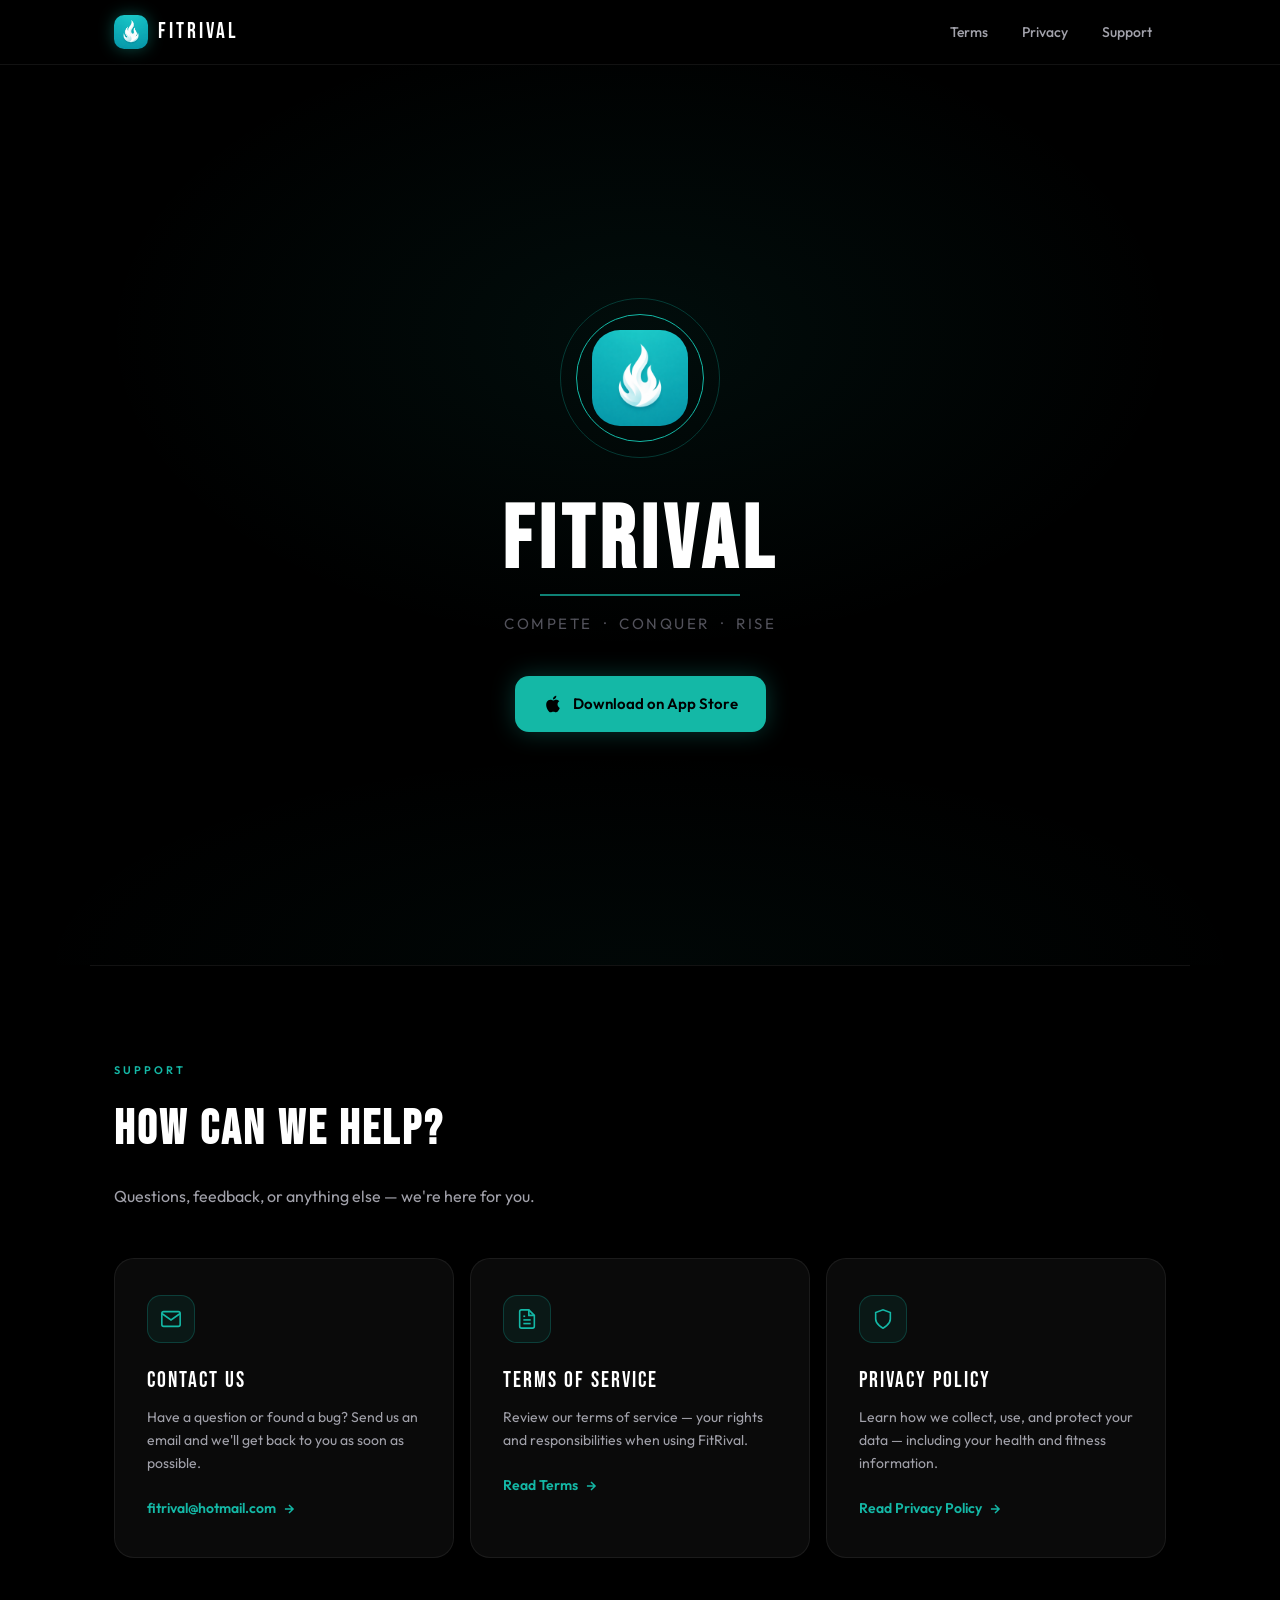
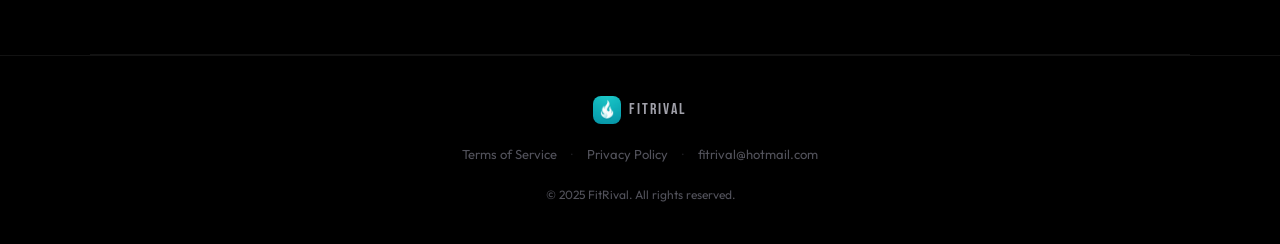
<file: index.html>
<!DOCTYPE html>
<html lang="en">
<head>
  <meta charset="UTF-8">
  <meta name="viewport" content="width=device-width, initial-scale=1.0">
  <meta name="description" content="FitRival — Compete with friends, build streaks, and conquer fitness challenges together.">
  <title>FitRival — Compete. Conquer. Rise.</title>
  <link rel="preconnect" href="https://fonts.googleapis.com">
  <link rel="preconnect" href="https://fonts.gstatic.com" crossorigin>
  <link rel="stylesheet" href="https://fonts.googleapis.com/css2?family=Bebas+Neue&family=Outfit:wght@300;400;500;600;700&display=swap">
  <link rel="stylesheet" href="styles.css">
</head>
<body>

  <!-- Navigation -->
  <nav class="nav">
    <div class="nav-inner">
      <a href="index.html" class="nav-brand">
        <img src="icon.png" alt="FitRival" class="nav-logo-mark">
        <span class="nav-brand-name">FITRIVAL</span>
      </a>
      <div class="nav-links">
        <a href="terms.html" class="nav-link">Terms</a>
        <a href="privacy.html" class="nav-link">Privacy</a>
        <a href="#support" class="nav-link">Support</a>
      </div>
    </div>
  </nav>

  <!-- Hero -->
  <section class="hero">
    <div class="hero-content">
      <!-- Logo with CSS rings -->
      <div class="logo-hero">
        <div class="logo-ring logo-ring-outer"></div>
        <div class="logo-ring logo-ring-inner"></div>
        <img src="icon.png" alt="FitRival" class="logo-mark-hero">
      </div>

      <h1 class="hero-title">FITRIVAL</h1>
      <div class="hero-underline"></div>
      <p class="hero-tagline">Compete &nbsp;·&nbsp; Conquer &nbsp;·&nbsp; Rise</p>

      <a href="https://apps.apple.com/app/id6757563823" class="btn btn-primary">
        <svg class="btn-icon" viewBox="0 0 24 24" fill="currentColor">
          <path d="M18.71 19.5c-.83 1.24-1.71 2.45-3.05 2.47-1.34.03-1.77-.79-3.29-.79-1.53 0-2 .77-3.27.82-1.31.05-2.3-1.32-3.14-2.53C4.25 17 2.94 12.45 4.7 9.39c.87-1.52 2.43-2.48 4.12-2.51 1.28-.02 2.5.87 3.29.87.78 0 2.26-1.07 3.81-.91.65.03 2.47.26 3.64 1.98-.09.06-2.17 1.28-2.15 3.81.03 3.02 2.65 4.03 2.68 4.04-.03.07-.42 1.44-1.38 2.83M13 3.5c.73-.83 1.94-1.46 2.94-1.5.13 1.17-.34 2.35-1.04 3.19-.69.85-1.83 1.51-2.95 1.42-.15-1.15.41-2.35 1.05-3.11z"/>
        </svg>
        Download on App Store
      </a>
    </div>
  </section>

  <div class="divider"></div>

  <!-- Support Section -->
  <div id="support">
    <div class="section">
      <div class="section-label">Support</div>
      <h2 class="section-title">How Can We Help?</h2>
      <p class="section-subtitle">Questions, feedback, or anything else — we're here for you.</p>

      <div class="cards-grid">

        <!-- Contact Card -->
        <div class="card">
          <div class="card-icon">
            <svg viewBox="0 0 24 24" fill="none" stroke="currentColor" stroke-width="1.75">
              <path d="M4 4h16c1.1 0 2 .9 2 2v12c0 1.1-.9 2-2 2H4c-1.1 0-2-.9-2-2V6c0-1.1.9-2 2-2z"/>
              <polyline points="22,6 12,13 2,6"/>
            </svg>
          </div>
          <div class="card-title">Contact Us</div>
          <p class="card-desc">Have a question or found a bug? Send us an email and we'll get back to you as soon as possible.</p>
          <a href="mailto:fitrival@hotmail.com" class="card-link">
            fitrival@hotmail.com
            <svg width="14" height="14" viewBox="0 0 24 24" fill="none" stroke="currentColor" stroke-width="2.5">
              <path d="M5 12h14M12 5l7 7-7 7"/>
            </svg>
          </a>
        </div>

        <!-- Terms Card -->
        <div class="card">
          <div class="card-icon">
            <svg viewBox="0 0 24 24" fill="none" stroke="currentColor" stroke-width="1.75">
              <path d="M14 2H6a2 2 0 0 0-2 2v16a2 2 0 0 0 2 2h12a2 2 0 0 0 2-2V8z"/>
              <polyline points="14 2 14 8 20 8"/>
              <line x1="16" y1="13" x2="8" y2="13"/>
              <line x1="16" y1="17" x2="8" y2="17"/>
              <polyline points="10 9 9 9 8 9"/>
            </svg>
          </div>
          <div class="card-title">Terms of Service</div>
          <p class="card-desc">Review our terms of service — your rights and responsibilities when using FitRival.</p>
          <a href="terms.html" class="card-link">
            Read Terms
            <svg width="14" height="14" viewBox="0 0 24 24" fill="none" stroke="currentColor" stroke-width="2.5">
              <path d="M5 12h14M12 5l7 7-7 7"/>
            </svg>
          </a>
        </div>

        <!-- Privacy Card -->
        <div class="card">
          <div class="card-icon">
            <svg viewBox="0 0 24 24" fill="none" stroke="currentColor" stroke-width="1.75">
              <path d="M12 22s8-4 8-10V5l-8-3-8 3v7c0 6 8 10 8 10z"/>
            </svg>
          </div>
          <div class="card-title">Privacy Policy</div>
          <p class="card-desc">Learn how we collect, use, and protect your data — including your health and fitness information.</p>
          <a href="privacy.html" class="card-link">
            Read Privacy Policy
            <svg width="14" height="14" viewBox="0 0 24 24" fill="none" stroke="currentColor" stroke-width="2.5">
              <path d="M5 12h14M12 5l7 7-7 7"/>
            </svg>
          </a>
        </div>

      </div>
    </div>
  </div>

  <div class="divider"></div>

  <!-- Footer -->
  <footer>
    <div class="footer-inner">
      <div class="footer-brand">
        <img src="icon.png" alt="FitRival" class="footer-logo-mark">
        <span class="footer-name">FITRIVAL</span>
      </div>
      <div class="footer-links">
        <a href="terms.html">Terms of Service</a>
        <span class="dot">·</span>
        <a href="privacy.html">Privacy Policy</a>
        <span class="dot">·</span>
        <a href="mailto:fitrival@hotmail.com" class="footer-email">fitrival@hotmail.com</a>
      </div>
      <p class="footer-copy">© 2025 FitRival. All rights reserved.</p>
    </div>
  </footer>

</body>
</html>
</file>
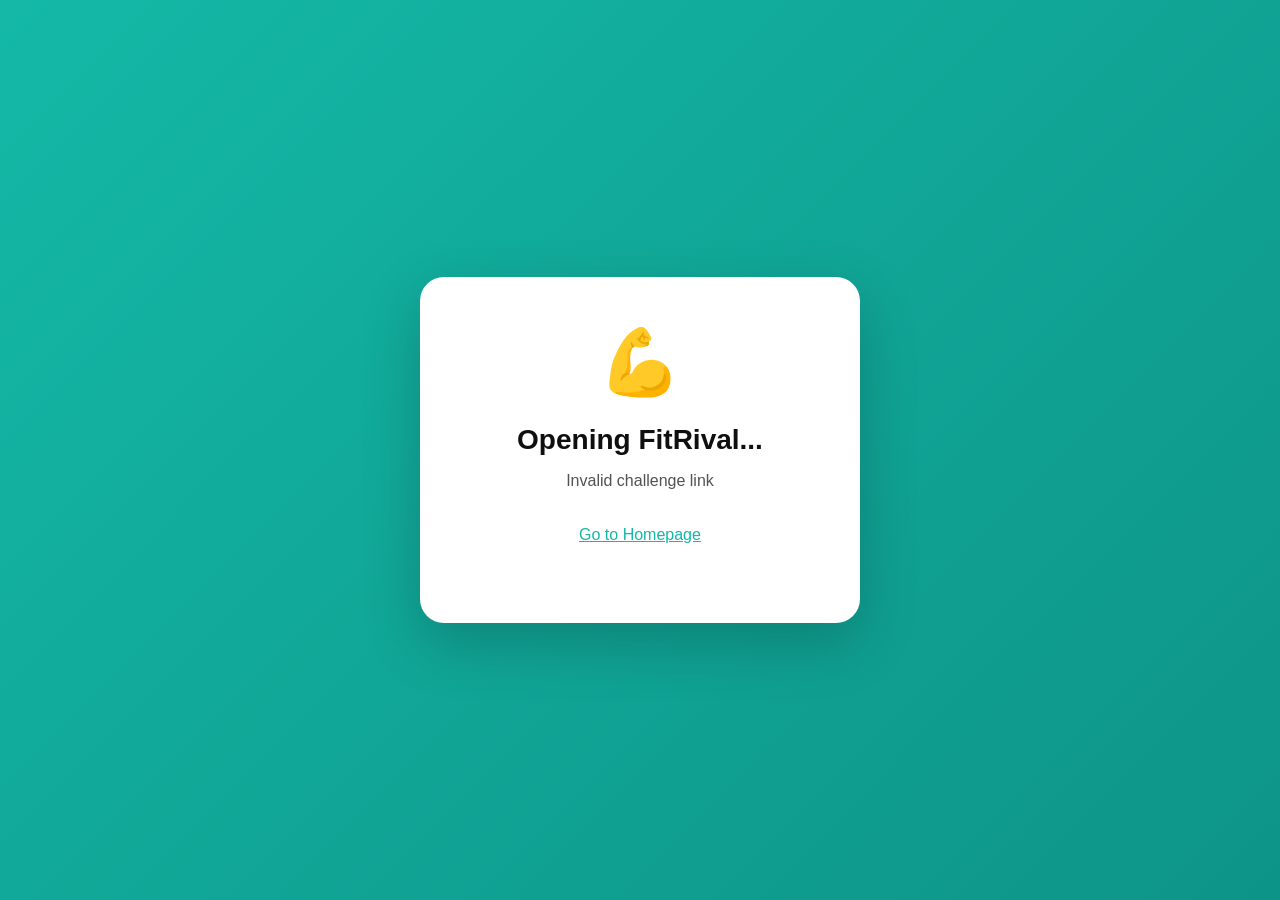
<file: challenge.html>
<!DOCTYPE html>
<html lang="en">
<head>
  <meta charset="UTF-8">
  <meta name="viewport" content="width=device-width, initial-scale=1.0">
  <title>Join Challenge - FitRival</title>
  <style>
    * {
      margin: 0;
      padding: 0;
      box-sizing: border-box;
    }

    body {
      font-family: -apple-system, BlinkMacSystemFont, 'Segoe UI', Roboto, Oxygen, Ubuntu, sans-serif;
      background: linear-gradient(135deg, #14b8a6 0%, #0d9488 100%);
      min-height: 100vh;
      display: flex;
      align-items: center;
      justify-content: center;
      padding: 20px;
    }

    .container {
      background: white;
      border-radius: 24px;
      padding: 48px 40px;
      max-width: 440px;
      width: 100%;
      text-align: center;
      box-shadow: 0 20px 60px rgba(0, 0, 0, 0.2);
      animation: slideUp 0.4s ease-out;
    }

    @keyframes slideUp {
      from {
        opacity: 0;
        transform: translateY(20px);
      }
      to {
        opacity: 1;
        transform: translateY(0);
      }
    }

    .logo {
      font-size: 64px;
      margin-bottom: 24px;
      animation: bounce 0.6s ease-in-out;
    }

    @keyframes bounce {
      0%, 100% { transform: scale(1); }
      50% { transform: scale(1.1); }
    }

    h1 {
      color: #0f0f0f;
      font-size: 28px;
      margin-bottom: 12px;
      font-weight: 800;
    }

    p {
      color: #525252;
      font-size: 16px;
      line-height: 1.6;
      margin-bottom: 28px;
    }

    .spinner {
      width: 48px;
      height: 48px;
      margin: 28px auto;
      border: 4px solid #e5e5e5;
      border-top-color: #14b8a6;
      border-radius: 50%;
      animation: spin 0.8s linear infinite;
    }

    @keyframes spin {
      to { transform: rotate(360deg); }
    }

    .buttons {
      display: flex;
      flex-direction: column;
      gap: 12px;
      margin-top: 32px;
    }

    .btn {
      display: inline-flex;
      align-items: center;
      justify-content: center;
      gap: 10px;
      padding: 16px 24px;
      border-radius: 14px;
      font-size: 16px;
      font-weight: 600;
      text-decoration: none;
      transition: all 0.2s;
      border: none;
      cursor: pointer;
    }

    .btn:active {
      transform: scale(0.98);
    }

    .btn-primary {
      background: #0f0f0f;
      color: white;
      box-shadow: 0 4px 14px rgba(0, 0, 0, 0.15);
    }

    .btn-primary:hover {
      box-shadow: 0 6px 20px rgba(0, 0, 0, 0.2);
      transform: translateY(-1px);
    }

    .btn-secondary {
      background: #f5f5f5;
      color: #0f0f0f;
      border: 1px solid #e5e5e5;
    }

    .btn-secondary:hover {
      background: #ececec;
    }

    .store-icon {
      width: 22px;
      height: 22px;
    }

    .info-text {
      font-size: 14px;
      color: #737373;
      margin-top: 24px;
      padding-top: 24px;
      border-top: 1px solid #e5e5e5;
    }

    .success-icon {
      width: 80px;
      height: 80px;
      margin: 0 auto 24px;
      background: #10b981;
      border-radius: 50%;
      display: flex;
      align-items: center;
      justify-content: center;
      animation: successPop 0.5s ease-out;
    }

    @keyframes successPop {
      0% { transform: scale(0); }
      50% { transform: scale(1.1); }
      100% { transform: scale(1); }
    }

    .checkmark {
      width: 40px;
      height: 40px;
      stroke: white;
      stroke-width: 3;
      fill: none;
      stroke-linecap: round;
      stroke-linejoin: round;
      animation: draw 0.4s ease-out 0.2s forwards;
      stroke-dasharray: 100;
      stroke-dashoffset: 100;
    }

    @keyframes draw {
      to { stroke-dashoffset: 0; }
    }

    @media (max-width: 480px) {
      .container {
        padding: 40px 28px;
      }

      h1 {
        font-size: 24px;
      }

      .logo {
        font-size: 56px;
      }
    }
  </style>
</head>
<body>
  <div class="container">
    <div id="loading-state">
      <div class="logo">💪</div>
      <h1>Opening FitRival...</h1>
      <p id="message">Redirecting you to the challenge</p>
      <div class="spinner"></div>
    </div>

    <div id="app-opened-state" style="display: none;">
      <div class="success-icon">
        <svg class="checkmark" viewBox="0 0 52 52">
          <path d="M14 27l7 7 16-16" />
        </svg>
      </div>
      <h1>App Opened!</h1>
      <p>If the app didn't open, try clicking the link again or download FitRival first.</p>
      <div class="buttons">
        <button onclick="retryOpenApp()" class="btn btn-primary">Try Again</button>
        <a href="index.html" class="btn btn-secondary">Go to Homepage</a>
      </div>
    </div>

    <div id="fallback-state" style="display: none;">
      <div class="logo">💪</div>
      <h1>Don't have FitRival yet?</h1>
      <p>Download the app first, then click the challenge link again to join!</p>

      <div class="buttons">
        <a href="https://apps.apple.com/app/id6757563823" class="btn btn-primary" id="appStoreBtn">
          <svg class="store-icon" viewBox="0 0 24 24" fill="currentColor">
            <path d="M18.71 19.5c-.83 1.24-1.71 2.45-3.05 2.47-1.34.03-1.77-.79-3.29-.79-1.53 0-2 .77-3.27.82-1.31.05-2.3-1.32-3.14-2.53C4.25 17 2.94 12.45 4.7 9.39c.87-1.52 2.43-2.48 4.12-2.51 1.28-.02 2.5.87 3.29.87.78 0 2.26-1.07 3.81-.91.65.03 2.47.26 3.64 1.98-.09.06-2.17 1.28-2.15 3.81.03 3.02 2.65 4.03 2.68 4.04-.03.07-.42 1.44-1.38 2.83M13 3.5c.73-.83 1.94-1.46 2.94-1.5.13 1.17-.34 2.35-1.04 3.19-.69.85-1.83 1.51-2.95 1.42-.15-1.15.41-2.35 1.05-3.11z"/>
          </svg>
          Download on App Store
        </a>
      </div>

      <p class="info-text">After installing, click the challenge link again to join.</p>
    </div>
  </div>

  <script>
    // Get challenge ID from URL parameter
    const urlParams = new URLSearchParams(window.location.search);
    const challengeId = urlParams.get('c');

    if (!challengeId) {
      document.getElementById('message').textContent = 'Invalid challenge link';
      document.querySelector('.spinner').style.display = 'none';
      document.getElementById('loading-state').innerHTML += '<p style="margin-top: 20px;"><a href="index.html" style="color: #14b8a6; text-decoration: underline;">Go to Homepage</a></p>';
    } else {
      // Create the deep link
      const deepLink = `fitrival://challenge/${challengeId}`;
      let appOpened = false;
      let blurDetected = false;

      // Attempt to open the app immediately
      window.location.href = deepLink;

      // Detect if user left the page (app likely opened)
      window.addEventListener('blur', () => {
        blurDetected = true;
        appOpened = true;
      });

      // After a short delay, check if app opened
      setTimeout(() => {
        if (blurDetected) {
          // App likely opened - show success state
          document.getElementById('loading-state').style.display = 'none';
          document.getElementById('app-opened-state').style.display = 'block';
        }
      }, 1000);

      // If user comes back to page, show download buttons
      window.addEventListener('focus', () => {
        if (!appOpened && !blurDetected) {
          setTimeout(() => {
            if (document.visibilityState === 'visible') {
              // Still on page, app didn't open
              showFallback();
            }
          }, 500);
        }
      });

      // After 2.5 seconds, if still on page, show fallback
      setTimeout(() => {
        if (!blurDetected && !appOpened) {
          showFallback();
        }
      }, 2500);

      function showFallback() {
        document.getElementById('loading-state').style.display = 'none';
        document.getElementById('fallback-state').style.display = 'block';
      }

      function retryOpenApp() {
        window.location.href = deepLink;
        setTimeout(() => {
          // Show success if they come back
          document.getElementById('app-opened-state').style.display = 'none';
          document.getElementById('loading-state').style.display = 'block';
        }, 100);
      }

      // Make retryOpenApp globally available
      window.retryOpenApp = retryOpenApp;
    }
  </script>
</body>
</html>
</file>
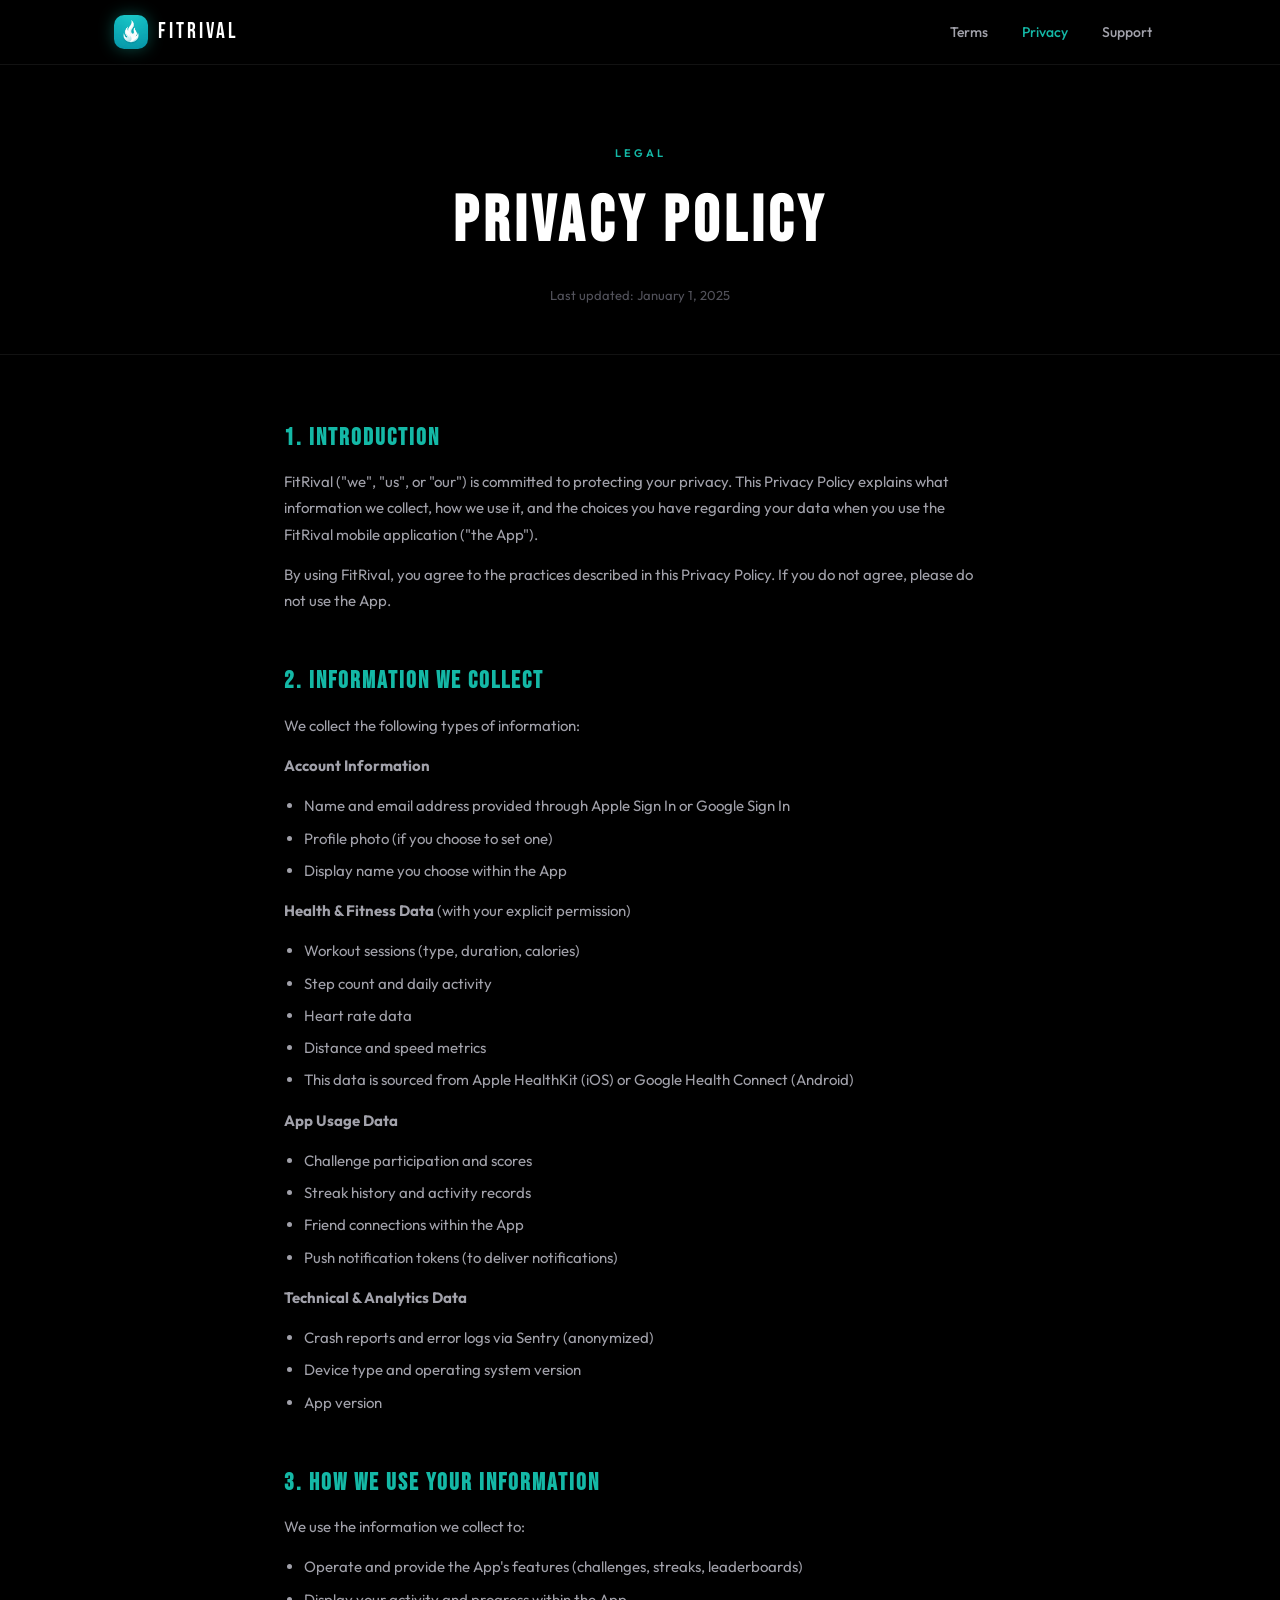
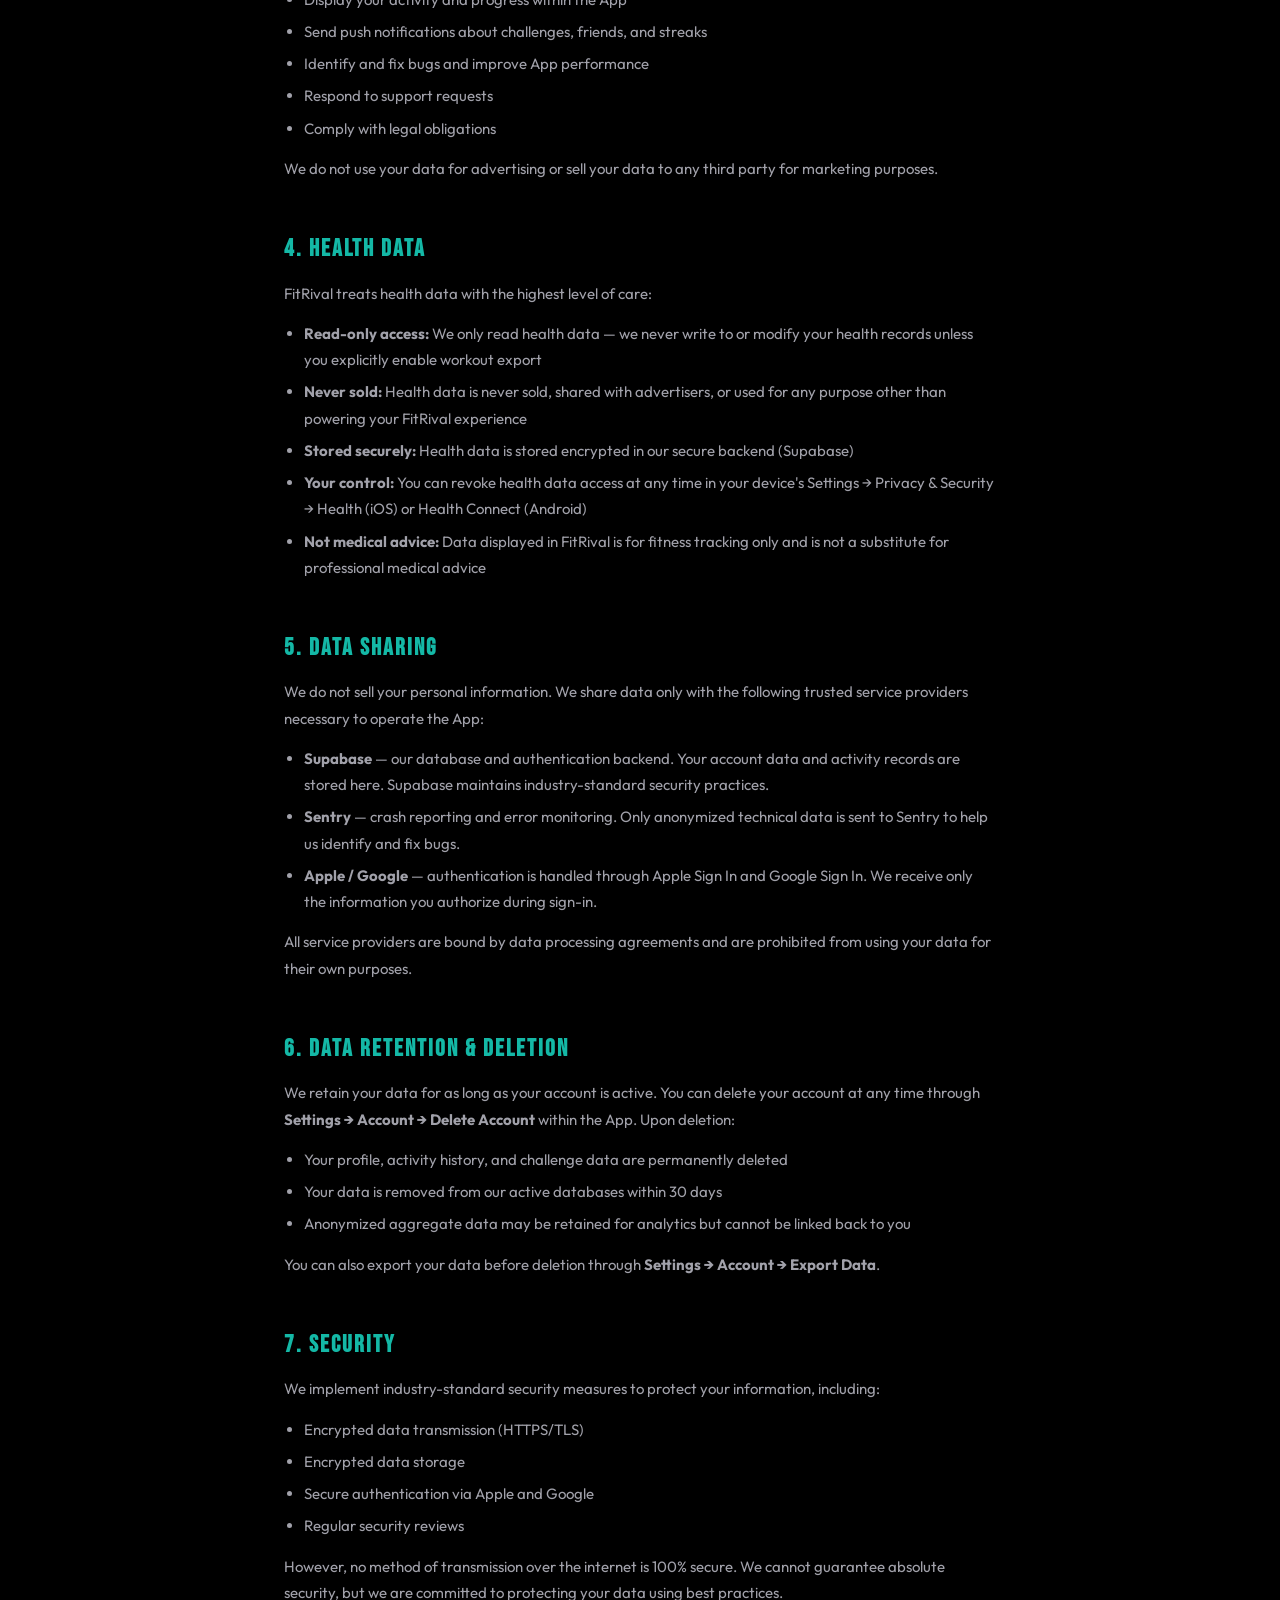
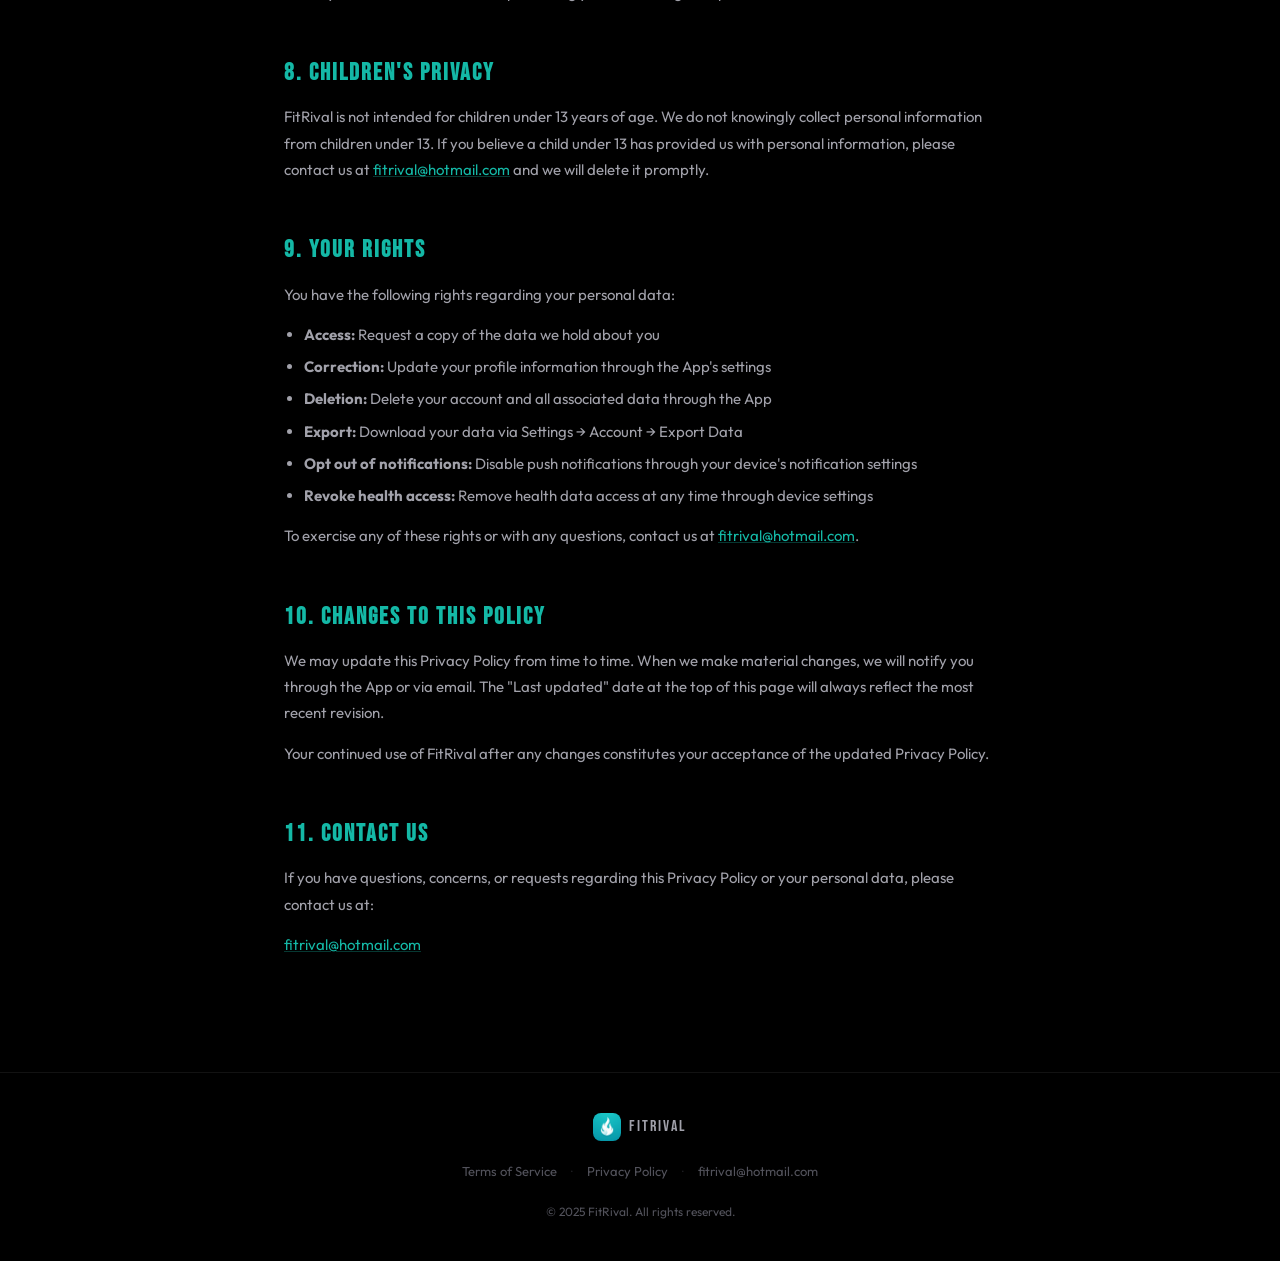
<file: privacy.html>
<!DOCTYPE html>
<html lang="en">
<head>
  <meta charset="UTF-8">
  <meta name="viewport" content="width=device-width, initial-scale=1.0">
  <meta name="description" content="FitRival Privacy Policy">
  <title>Privacy Policy — FitRival</title>
  <link rel="preconnect" href="https://fonts.googleapis.com">
  <link rel="preconnect" href="https://fonts.gstatic.com" crossorigin>
  <link rel="stylesheet" href="https://fonts.googleapis.com/css2?family=Bebas+Neue&family=Outfit:wght@300;400;500;600;700&display=swap">
  <link rel="stylesheet" href="styles.css">
</head>
<body>

  <nav class="nav">
    <div class="nav-inner">
      <a href="index.html" class="nav-brand">
        <img src="icon.png" alt="FitRival" class="nav-logo-mark">
        <span class="nav-brand-name">FITRIVAL</span>
      </a>
      <div class="nav-links">
        <a href="terms.html" class="nav-link">Terms</a>
        <a href="privacy.html" class="nav-link active">Privacy</a>
        <a href="index.html#support" class="nav-link">Support</a>
      </div>
    </div>
  </nav>

  <div class="legal-hero">
    <div class="section-label">Legal</div>
    <h1 class="legal-hero-title">Privacy Policy</h1>
    <p class="legal-hero-date">Last updated: January 1, 2025</p>
  </div>

  <div class="legal-body">

    <h2>1. Introduction</h2>
    <p>FitRival ("we", "us", or "our") is committed to protecting your privacy. This Privacy Policy explains what information we collect, how we use it, and the choices you have regarding your data when you use the FitRival mobile application ("the App").</p>
    <p>By using FitRival, you agree to the practices described in this Privacy Policy. If you do not agree, please do not use the App.</p>

    <h2>2. Information We Collect</h2>
    <p>We collect the following types of information:</p>

    <p><strong>Account Information</strong></p>
    <ul>
      <li>Name and email address provided through Apple Sign In or Google Sign In</li>
      <li>Profile photo (if you choose to set one)</li>
      <li>Display name you choose within the App</li>
    </ul>

    <p><strong>Health &amp; Fitness Data</strong> (with your explicit permission)</p>
    <ul>
      <li>Workout sessions (type, duration, calories)</li>
      <li>Step count and daily activity</li>
      <li>Heart rate data</li>
      <li>Distance and speed metrics</li>
      <li>This data is sourced from Apple HealthKit (iOS) or Google Health Connect (Android)</li>
    </ul>

    <p><strong>App Usage Data</strong></p>
    <ul>
      <li>Challenge participation and scores</li>
      <li>Streak history and activity records</li>
      <li>Friend connections within the App</li>
      <li>Push notification tokens (to deliver notifications)</li>
    </ul>

    <p><strong>Technical &amp; Analytics Data</strong></p>
    <ul>
      <li>Crash reports and error logs via Sentry (anonymized)</li>
      <li>Device type and operating system version</li>
      <li>App version</li>
    </ul>

    <h2>3. How We Use Your Information</h2>
    <p>We use the information we collect to:</p>
    <ul>
      <li>Operate and provide the App's features (challenges, streaks, leaderboards)</li>
      <li>Display your activity and progress within the App</li>
      <li>Send push notifications about challenges, friends, and streaks</li>
      <li>Identify and fix bugs and improve App performance</li>
      <li>Respond to support requests</li>
      <li>Comply with legal obligations</li>
    </ul>
    <p>We do not use your data for advertising or sell your data to any third party for marketing purposes.</p>

    <h2>4. Health Data</h2>
    <p>FitRival treats health data with the highest level of care:</p>
    <ul>
      <li><strong>Read-only access:</strong> We only read health data — we never write to or modify your health records unless you explicitly enable workout export</li>
      <li><strong>Never sold:</strong> Health data is never sold, shared with advertisers, or used for any purpose other than powering your FitRival experience</li>
      <li><strong>Stored securely:</strong> Health data is stored encrypted in our secure backend (Supabase)</li>
      <li><strong>Your control:</strong> You can revoke health data access at any time in your device's Settings → Privacy &amp; Security → Health (iOS) or Health Connect (Android)</li>
      <li><strong>Not medical advice:</strong> Data displayed in FitRival is for fitness tracking only and is not a substitute for professional medical advice</li>
    </ul>

    <h2>5. Data Sharing</h2>
    <p>We do not sell your personal information. We share data only with the following trusted service providers necessary to operate the App:</p>
    <ul>
      <li><strong>Supabase</strong> — our database and authentication backend. Your account data and activity records are stored here. Supabase maintains industry-standard security practices.</li>
      <li><strong>Sentry</strong> — crash reporting and error monitoring. Only anonymized technical data is sent to Sentry to help us identify and fix bugs.</li>
      <li><strong>Apple / Google</strong> — authentication is handled through Apple Sign In and Google Sign In. We receive only the information you authorize during sign-in.</li>
    </ul>
    <p>All service providers are bound by data processing agreements and are prohibited from using your data for their own purposes.</p>

    <h2>6. Data Retention &amp; Deletion</h2>
    <p>We retain your data for as long as your account is active. You can delete your account at any time through <strong>Settings → Account → Delete Account</strong> within the App. Upon deletion:</p>
    <ul>
      <li>Your profile, activity history, and challenge data are permanently deleted</li>
      <li>Your data is removed from our active databases within 30 days</li>
      <li>Anonymized aggregate data may be retained for analytics but cannot be linked back to you</li>
    </ul>
    <p>You can also export your data before deletion through <strong>Settings → Account → Export Data</strong>.</p>

    <h2>7. Security</h2>
    <p>We implement industry-standard security measures to protect your information, including:</p>
    <ul>
      <li>Encrypted data transmission (HTTPS/TLS)</li>
      <li>Encrypted data storage</li>
      <li>Secure authentication via Apple and Google</li>
      <li>Regular security reviews</li>
    </ul>
    <p>However, no method of transmission over the internet is 100% secure. We cannot guarantee absolute security, but we are committed to protecting your data using best practices.</p>

    <h2>8. Children's Privacy</h2>
    <p>FitRival is not intended for children under 13 years of age. We do not knowingly collect personal information from children under 13. If you believe a child under 13 has provided us with personal information, please contact us at <a href="mailto:fitrival@hotmail.com">fitrival@hotmail.com</a> and we will delete it promptly.</p>

    <h2>9. Your Rights</h2>
    <p>You have the following rights regarding your personal data:</p>
    <ul>
      <li><strong>Access:</strong> Request a copy of the data we hold about you</li>
      <li><strong>Correction:</strong> Update your profile information through the App's settings</li>
      <li><strong>Deletion:</strong> Delete your account and all associated data through the App</li>
      <li><strong>Export:</strong> Download your data via Settings → Account → Export Data</li>
      <li><strong>Opt out of notifications:</strong> Disable push notifications through your device's notification settings</li>
      <li><strong>Revoke health access:</strong> Remove health data access at any time through device settings</li>
    </ul>
    <p>To exercise any of these rights or with any questions, contact us at <a href="mailto:fitrival@hotmail.com">fitrival@hotmail.com</a>.</p>

    <h2>10. Changes to This Policy</h2>
    <p>We may update this Privacy Policy from time to time. When we make material changes, we will notify you through the App or via email. The "Last updated" date at the top of this page will always reflect the most recent revision.</p>
    <p>Your continued use of FitRival after any changes constitutes your acceptance of the updated Privacy Policy.</p>

    <h2>11. Contact Us</h2>
    <p>If you have questions, concerns, or requests regarding this Privacy Policy or your personal data, please contact us at:</p>
    <p><a href="mailto:fitrival@hotmail.com">fitrival@hotmail.com</a></p>

  </div>

  <footer>
    <div class="footer-inner">
      <div class="footer-brand">
        <img src="icon.png" alt="FitRival" class="footer-logo-mark">
        <span class="footer-name">FITRIVAL</span>
      </div>
      <div class="footer-links">
        <a href="terms.html">Terms of Service</a>
        <span class="dot">·</span>
        <a href="privacy.html">Privacy Policy</a>
        <span class="dot">·</span>
        <a href="mailto:fitrival@hotmail.com" class="footer-email">fitrival@hotmail.com</a>
      </div>
      <p class="footer-copy">© 2025 FitRival. All rights reserved.</p>
    </div>
  </footer>

</body>
</html>
</file>
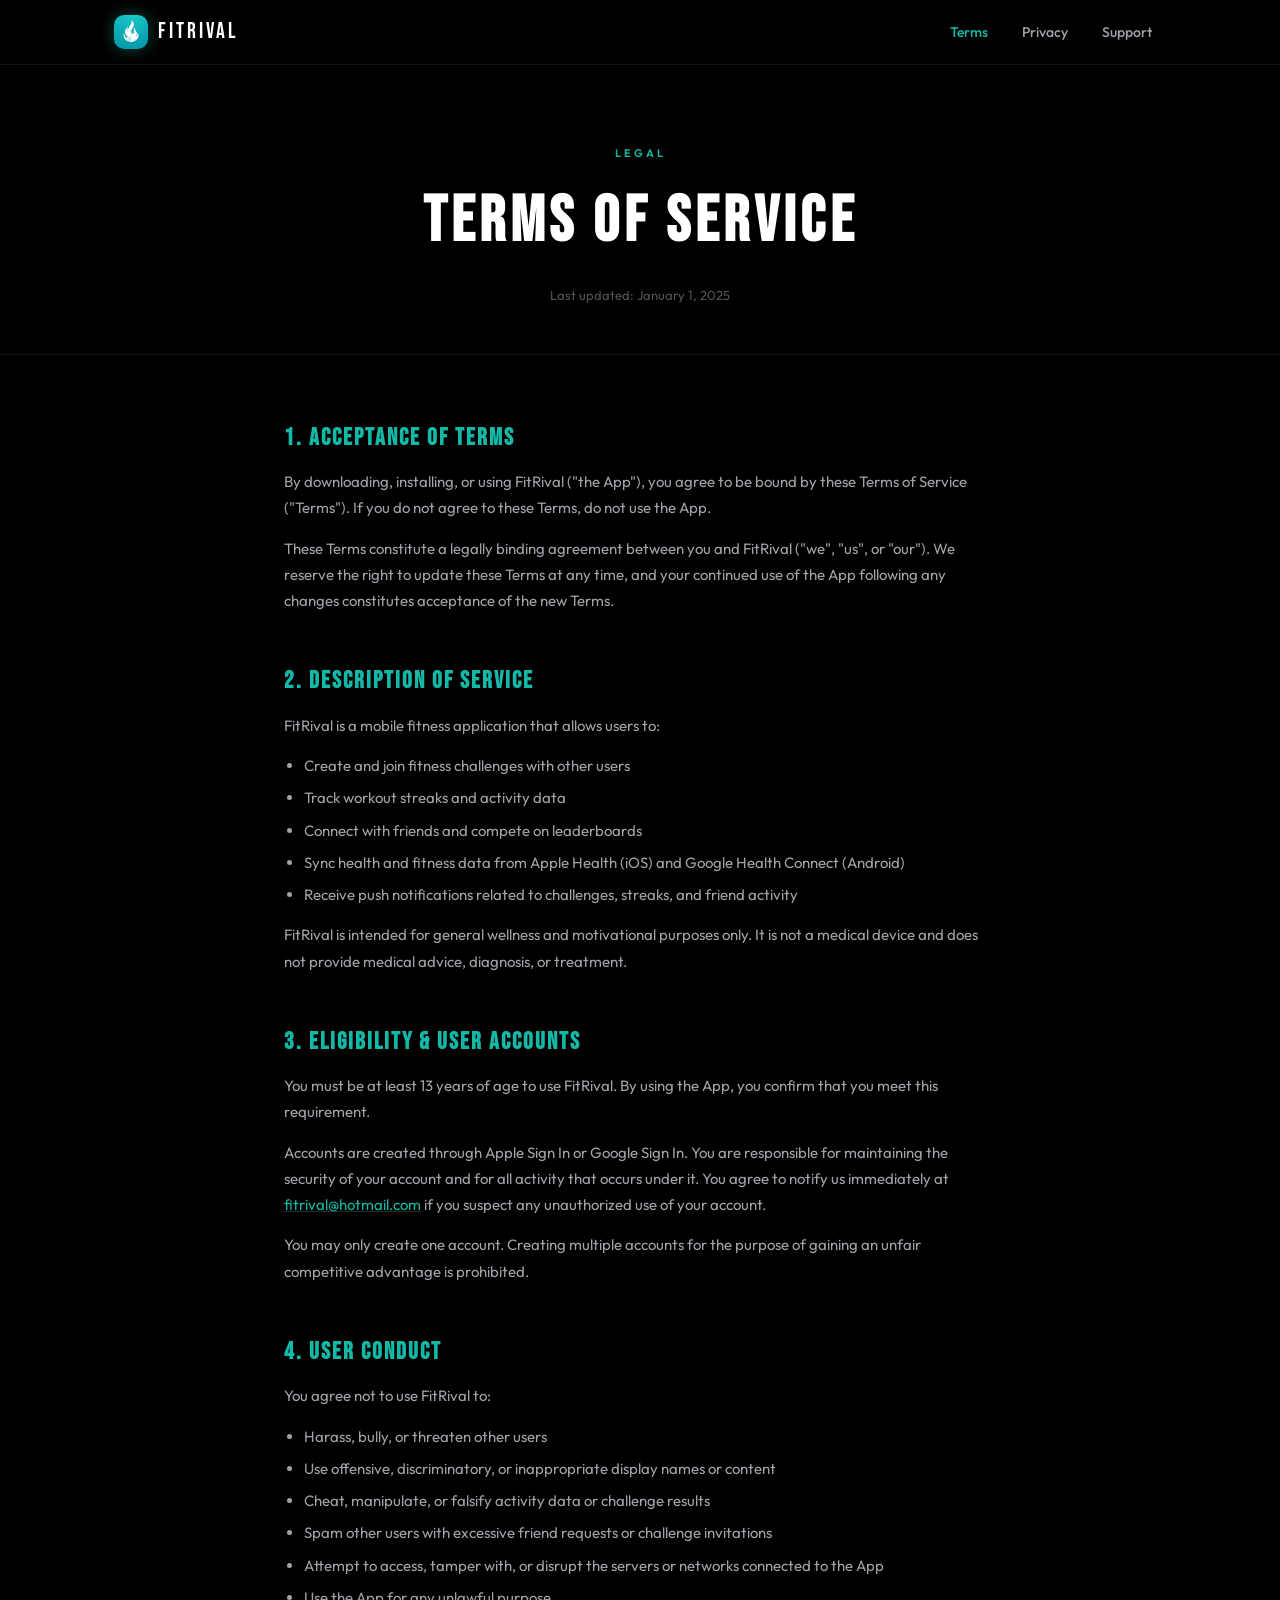
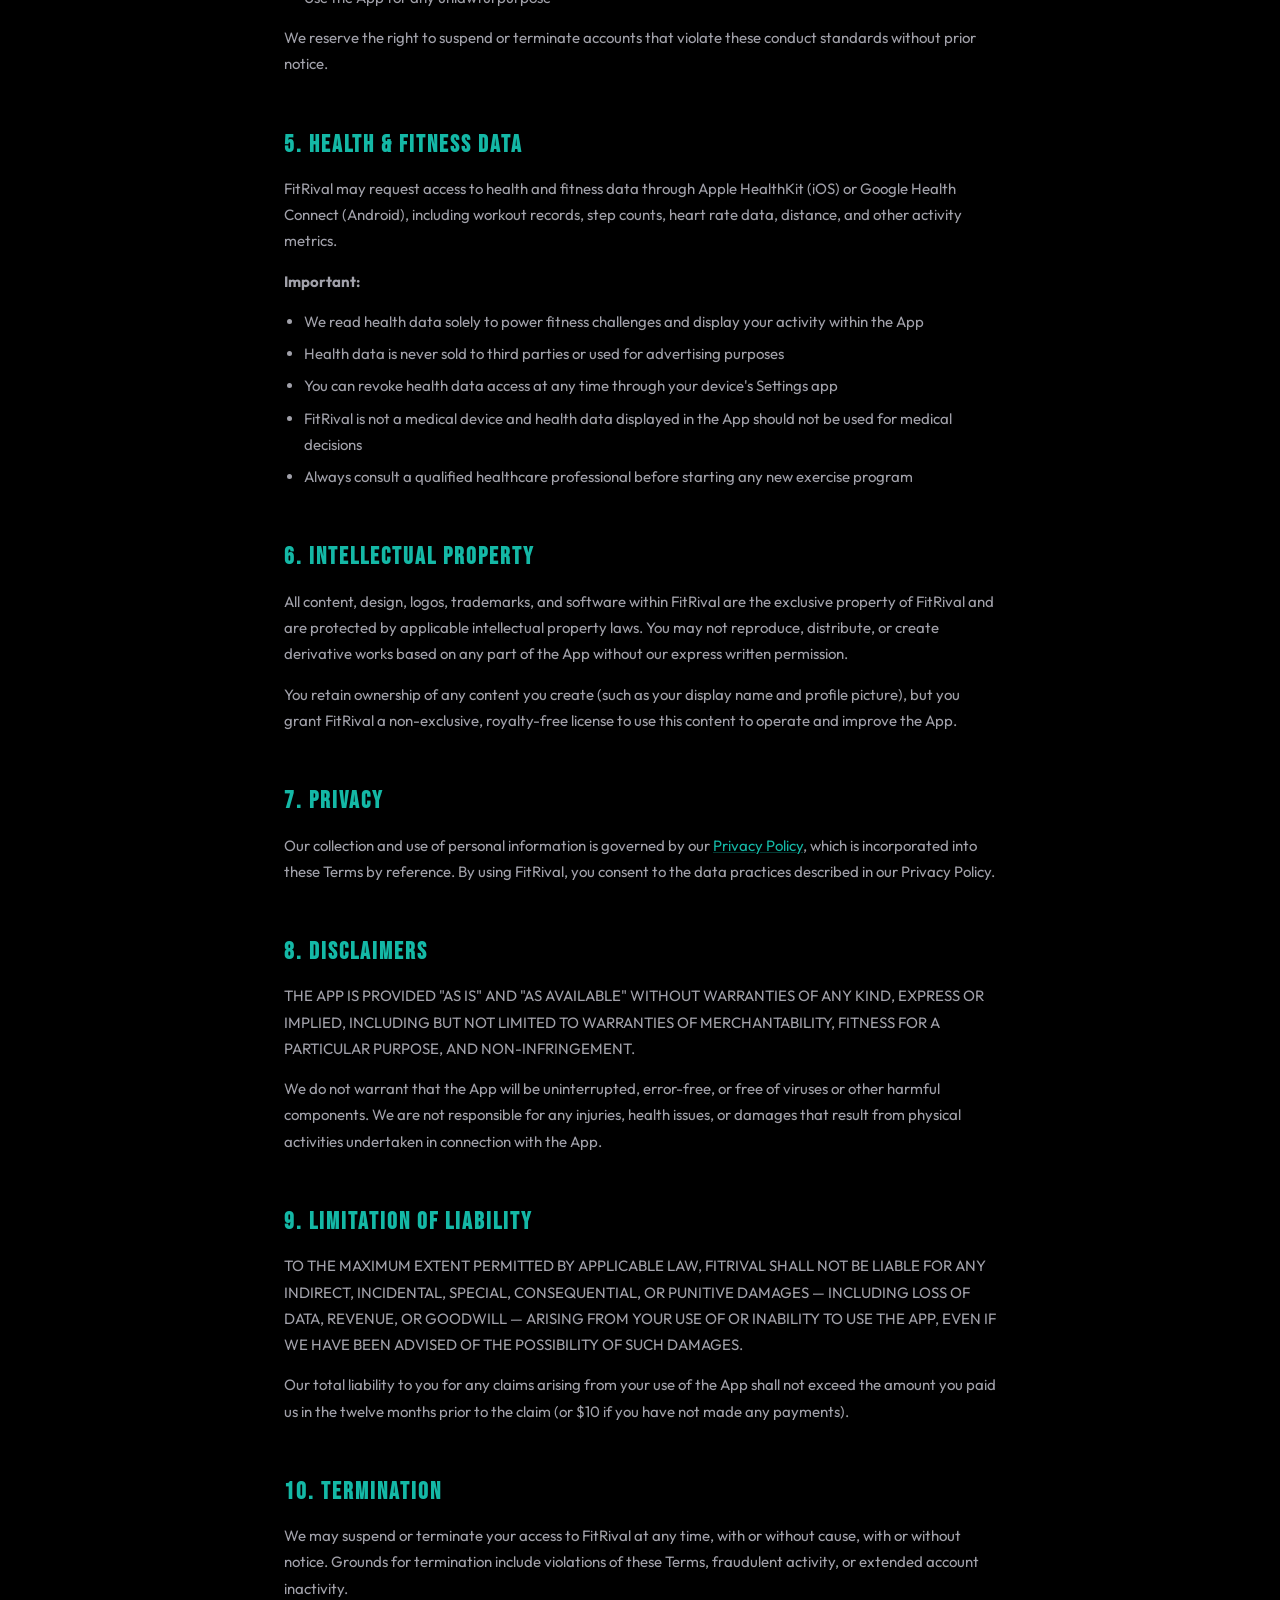
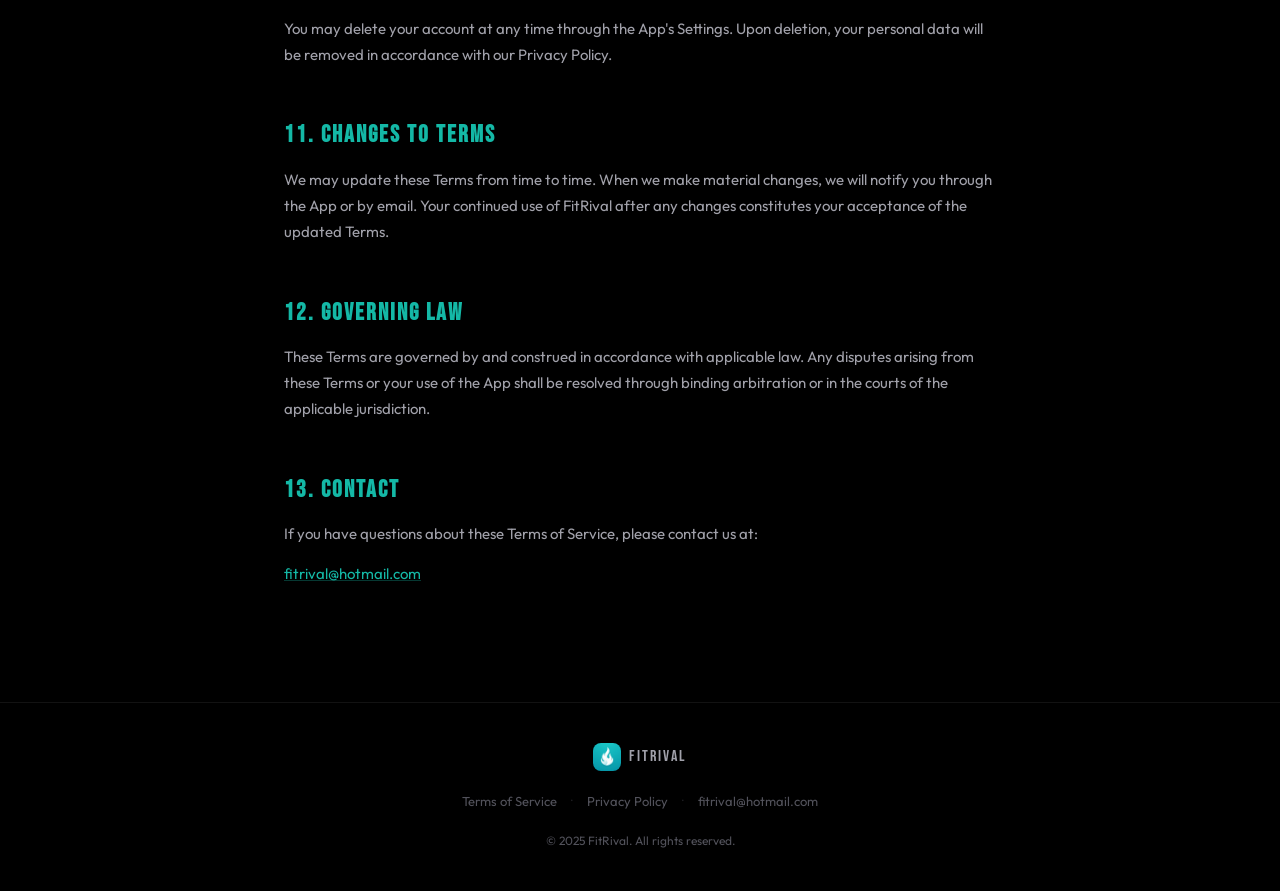
<file: terms.html>
<!DOCTYPE html>
<html lang="en">
<head>
  <meta charset="UTF-8">
  <meta name="viewport" content="width=device-width, initial-scale=1.0">
  <meta name="description" content="FitRival Terms of Service">
  <title>Terms of Service — FitRival</title>
  <link rel="preconnect" href="https://fonts.googleapis.com">
  <link rel="preconnect" href="https://fonts.gstatic.com" crossorigin>
  <link rel="stylesheet" href="https://fonts.googleapis.com/css2?family=Bebas+Neue&family=Outfit:wght@300;400;500;600;700&display=swap">
  <link rel="stylesheet" href="styles.css">
</head>
<body>

  <nav class="nav">
    <div class="nav-inner">
      <a href="index.html" class="nav-brand">
        <img src="icon.png" alt="FitRival" class="nav-logo-mark">
        <span class="nav-brand-name">FITRIVAL</span>
      </a>
      <div class="nav-links">
        <a href="terms.html" class="nav-link active">Terms</a>
        <a href="privacy.html" class="nav-link">Privacy</a>
        <a href="index.html#support" class="nav-link">Support</a>
      </div>
    </div>
  </nav>

  <div class="legal-hero">
    <div class="section-label">Legal</div>
    <h1 class="legal-hero-title">Terms of Service</h1>
    <p class="legal-hero-date">Last updated: January 1, 2025</p>
  </div>

  <div class="legal-body">

    <h2>1. Acceptance of Terms</h2>
    <p>By downloading, installing, or using FitRival ("the App"), you agree to be bound by these Terms of Service ("Terms"). If you do not agree to these Terms, do not use the App.</p>
    <p>These Terms constitute a legally binding agreement between you and FitRival ("we", "us", or "our"). We reserve the right to update these Terms at any time, and your continued use of the App following any changes constitutes acceptance of the new Terms.</p>

    <h2>2. Description of Service</h2>
    <p>FitRival is a mobile fitness application that allows users to:</p>
    <ul>
      <li>Create and join fitness challenges with other users</li>
      <li>Track workout streaks and activity data</li>
      <li>Connect with friends and compete on leaderboards</li>
      <li>Sync health and fitness data from Apple Health (iOS) and Google Health Connect (Android)</li>
      <li>Receive push notifications related to challenges, streaks, and friend activity</li>
    </ul>
    <p>FitRival is intended for general wellness and motivational purposes only. It is not a medical device and does not provide medical advice, diagnosis, or treatment.</p>

    <h2>3. Eligibility &amp; User Accounts</h2>
    <p>You must be at least 13 years of age to use FitRival. By using the App, you confirm that you meet this requirement.</p>
    <p>Accounts are created through Apple Sign In or Google Sign In. You are responsible for maintaining the security of your account and for all activity that occurs under it. You agree to notify us immediately at <a href="mailto:fitrival@hotmail.com">fitrival@hotmail.com</a> if you suspect any unauthorized use of your account.</p>
    <p>You may only create one account. Creating multiple accounts for the purpose of gaining an unfair competitive advantage is prohibited.</p>

    <h2>4. User Conduct</h2>
    <p>You agree not to use FitRival to:</p>
    <ul>
      <li>Harass, bully, or threaten other users</li>
      <li>Use offensive, discriminatory, or inappropriate display names or content</li>
      <li>Cheat, manipulate, or falsify activity data or challenge results</li>
      <li>Spam other users with excessive friend requests or challenge invitations</li>
      <li>Attempt to access, tamper with, or disrupt the servers or networks connected to the App</li>
      <li>Use the App for any unlawful purpose</li>
    </ul>
    <p>We reserve the right to suspend or terminate accounts that violate these conduct standards without prior notice.</p>

    <h2>5. Health &amp; Fitness Data</h2>
    <p>FitRival may request access to health and fitness data through Apple HealthKit (iOS) or Google Health Connect (Android), including workout records, step counts, heart rate data, distance, and other activity metrics.</p>
    <p><strong>Important:</strong></p>
    <ul>
      <li>We read health data solely to power fitness challenges and display your activity within the App</li>
      <li>Health data is never sold to third parties or used for advertising purposes</li>
      <li>You can revoke health data access at any time through your device's Settings app</li>
      <li>FitRival is not a medical device and health data displayed in the App should not be used for medical decisions</li>
      <li>Always consult a qualified healthcare professional before starting any new exercise program</li>
    </ul>

    <h2>6. Intellectual Property</h2>
    <p>All content, design, logos, trademarks, and software within FitRival are the exclusive property of FitRival and are protected by applicable intellectual property laws. You may not reproduce, distribute, or create derivative works based on any part of the App without our express written permission.</p>
    <p>You retain ownership of any content you create (such as your display name and profile picture), but you grant FitRival a non-exclusive, royalty-free license to use this content to operate and improve the App.</p>

    <h2>7. Privacy</h2>
    <p>Our collection and use of personal information is governed by our <a href="privacy.html">Privacy Policy</a>, which is incorporated into these Terms by reference. By using FitRival, you consent to the data practices described in our Privacy Policy.</p>

    <h2>8. Disclaimers</h2>
    <p>THE APP IS PROVIDED "AS IS" AND "AS AVAILABLE" WITHOUT WARRANTIES OF ANY KIND, EXPRESS OR IMPLIED, INCLUDING BUT NOT LIMITED TO WARRANTIES OF MERCHANTABILITY, FITNESS FOR A PARTICULAR PURPOSE, AND NON-INFRINGEMENT.</p>
    <p>We do not warrant that the App will be uninterrupted, error-free, or free of viruses or other harmful components. We are not responsible for any injuries, health issues, or damages that result from physical activities undertaken in connection with the App.</p>

    <h2>9. Limitation of Liability</h2>
    <p>TO THE MAXIMUM EXTENT PERMITTED BY APPLICABLE LAW, FITRIVAL SHALL NOT BE LIABLE FOR ANY INDIRECT, INCIDENTAL, SPECIAL, CONSEQUENTIAL, OR PUNITIVE DAMAGES — INCLUDING LOSS OF DATA, REVENUE, OR GOODWILL — ARISING FROM YOUR USE OF OR INABILITY TO USE THE APP, EVEN IF WE HAVE BEEN ADVISED OF THE POSSIBILITY OF SUCH DAMAGES.</p>
    <p>Our total liability to you for any claims arising from your use of the App shall not exceed the amount you paid us in the twelve months prior to the claim (or $10 if you have not made any payments).</p>

    <h2>10. Termination</h2>
    <p>We may suspend or terminate your access to FitRival at any time, with or without cause, with or without notice. Grounds for termination include violations of these Terms, fraudulent activity, or extended account inactivity.</p>
    <p>You may delete your account at any time through the App's Settings. Upon deletion, your personal data will be removed in accordance with our Privacy Policy.</p>

    <h2>11. Changes to Terms</h2>
    <p>We may update these Terms from time to time. When we make material changes, we will notify you through the App or by email. Your continued use of FitRival after any changes constitutes your acceptance of the updated Terms.</p>

    <h2>12. Governing Law</h2>
    <p>These Terms are governed by and construed in accordance with applicable law. Any disputes arising from these Terms or your use of the App shall be resolved through binding arbitration or in the courts of the applicable jurisdiction.</p>

    <h2>13. Contact</h2>
    <p>If you have questions about these Terms of Service, please contact us at:</p>
    <p><a href="mailto:fitrival@hotmail.com">fitrival@hotmail.com</a></p>

  </div>

  <footer>
    <div class="footer-inner">
      <div class="footer-brand">
        <img src="icon.png" alt="FitRival" class="footer-logo-mark">
        <span class="footer-name">FITRIVAL</span>
      </div>
      <div class="footer-links">
        <a href="terms.html">Terms of Service</a>
        <span class="dot">·</span>
        <a href="privacy.html">Privacy Policy</a>
        <span class="dot">·</span>
        <a href="mailto:fitrival@hotmail.com" class="footer-email">fitrival@hotmail.com</a>
      </div>
      <p class="footer-copy">© 2025 FitRival. All rights reserved.</p>
    </div>
  </footer>

</body>
</html>
</file>
<file: styles.css>
/* ============================================================
   FITRIVAL — Dark Cinematic Web Design
   ============================================================ */

/* ── Reset & Base ─────────────────────────────────────────── */
*, *::before, *::after { margin: 0; padding: 0; box-sizing: border-box; }

:root {
  --teal:        #14b8a6;
  --teal-dim:    #0d9488;
  --teal-glow:   rgba(20, 184, 166, 0.35);
  --teal-faint:  rgba(20, 184, 166, 0.08);
  --bg:          #000000;
  --surface:     #0a0a0a;
  --surface-2:   #111111;
  --border:      rgba(255, 255, 255, 0.07);
  --border-teal: rgba(20, 184, 166, 0.25);
  --text:        #e4e4e7;
  --text-dim:    #a1a1aa;
  --muted:       #52525b;
}

html { scroll-behavior: smooth; }

body {
  font-family: 'Outfit', -apple-system, sans-serif;
  background: var(--bg);
  color: var(--text);
  line-height: 1.6;
  -webkit-font-smoothing: antialiased;
}

a { color: inherit; text-decoration: none; }
img { max-width: 100%; display: block; }

/* ── Keyframes ────────────────────────────────────────────── */
@keyframes pulse-glow {
  0%, 100% { box-shadow: 0 0 40px var(--teal-glow), 0 0 80px rgba(20,184,166,0.12); }
  50%       { box-shadow: 0 0 70px rgba(20,184,166,0.55), 0 0 140px rgba(20,184,166,0.18); }
}

@keyframes ring-spin {
  from { transform: translate(-50%, -50%) rotate(0deg); }
  to   { transform: translate(-50%, -50%) rotate(360deg); }
}

@keyframes ring-pulse {
  0%, 100% { opacity: 0.18; }
  50%       { opacity: 0.50; }
}

@keyframes fade-up {
  from { opacity: 0; transform: translateY(24px); }
  to   { opacity: 1; transform: translateY(0); }
}

@keyframes underline-draw {
  from { width: 0; }
  to   { width: 100%; }
}

/* ── Navigation ───────────────────────────────────────────── */
.nav {
  position: sticky;
  top: 0;
  z-index: 100;
  background: rgba(0, 0, 0, 0.82);
  backdrop-filter: blur(20px);
  -webkit-backdrop-filter: blur(20px);
  border-bottom: 1px solid var(--border);
}

.nav-inner {
  max-width: 1100px;
  margin: 0 auto;
  padding: 0 24px;
  height: 64px;
  display: flex;
  align-items: center;
  justify-content: space-between;
}

.nav-brand {
  display: flex;
  align-items: center;
  gap: 10px;
  text-decoration: none;
}

.nav-logo-mark {
  width: 34px;
  height: 34px;
  border-radius: 10px;
  box-shadow: 0 0 16px rgba(20,184,166,0.4);
  flex-shrink: 0;
  object-fit: cover;
}

.nav-brand-name {
  font-family: 'Bebas Neue', sans-serif;
  font-size: 22px;
  letter-spacing: 3px;
  color: #fff;
}

.nav-links {
  display: flex;
  align-items: center;
  gap: 6px;
}

.nav-link {
  font-size: 14px;
  font-weight: 500;
  color: var(--text-dim);
  padding: 6px 14px;
  border-radius: 8px;
  transition: color 0.2s, background 0.2s;
  text-decoration: none;
}

.nav-link:hover {
  color: var(--text);
  background: rgba(255,255,255,0.05);
}

.nav-link.active { color: var(--teal); }

/* ── Hero ─────────────────────────────────────────────────── */
.hero {
  min-height: 100vh;
  display: flex;
  align-items: center;
  justify-content: center;
  text-align: center;
  padding: 80px 24px;
  position: relative;
  overflow: hidden;
}

.hero::before {
  content: '';
  position: absolute;
  inset: 0;
  background:
    radial-gradient(ellipse 60% 50% at 50% 30%, rgba(20,184,166,0.07) 0%, transparent 70%),
    radial-gradient(ellipse 80% 40% at 50% 100%, rgba(20,184,166,0.04) 0%, transparent 60%);
  pointer-events: none;
}

.hero-content {
  position: relative;
  z-index: 1;
  max-width: 600px;
  animation: fade-up 0.8s ease both;
}

/* ── Logo Hero ────────────────────────────────────────────── */
.logo-hero {
  position: relative;
  width: 160px;
  height: 160px;
  margin: 0 auto 40px;
}

.logo-ring {
  position: absolute;
  top: 50%;
  left: 50%;
  transform: translate(-50%, -50%);
  border-radius: 50%;
  border-style: solid;
  border-color: var(--teal);
}

.logo-ring-outer {
  width: 160px;
  height: 160px;
  border-width: 1px;
  opacity: 0.28;
  animation: ring-spin 14s linear infinite;
  /* Dashed look via border-style not easy — use opacity animation instead */
}

.logo-ring-inner {
  width: 128px;
  height: 128px;
  border-width: 1px;
  animation: ring-pulse 2.5s ease-in-out infinite;
}

.logo-mark-hero {
  position: absolute;
  top: 50%;
  left: 50%;
  transform: translate(-50%, -50%);
  width: 96px;
  height: 96px;
  border-radius: 28px;
  object-fit: cover;
  animation: pulse-glow 3.5s ease-in-out infinite;
}

/* ── Hero Text ────────────────────────────────────────────── */
.hero-title {
  font-family: 'Bebas Neue', sans-serif;
  font-size: clamp(56px, 10vw, 88px);
  letter-spacing: 6px;
  color: #fff;
  line-height: 1;
  margin-bottom: 0;
}

.hero-underline {
  height: 2px;
  background: var(--teal);
  opacity: 0.7;
  max-width: 200px;
  margin: 8px auto 16px;
  animation: underline-draw 0.7s 0.5s ease-out both;
}

.hero-tagline {
  font-size: 15px;
  font-weight: 400;
  letter-spacing: 2.5px;
  text-transform: uppercase;
  color: var(--muted);
  margin-bottom: 40px;
}

/* ── Buttons ──────────────────────────────────────────────── */
.btn {
  display: inline-flex;
  align-items: center;
  gap: 10px;
  font-family: 'Outfit', sans-serif;
  font-weight: 600;
  font-size: 15px;
  padding: 16px 28px;
  border-radius: 14px;
  cursor: pointer;
  transition: transform 0.15s, box-shadow 0.15s, opacity 0.15s;
  text-decoration: none;
  border: none;
}

.btn:hover { transform: translateY(-1px); }
.btn:active { transform: scale(0.97); }

.btn-primary {
  background: var(--teal);
  color: #000;
  box-shadow: 0 0 24px rgba(20,184,166,0.3);
}

.btn-primary:hover {
  box-shadow: 0 0 40px rgba(20,184,166,0.5);
}

.btn-secondary {
  background: transparent;
  color: var(--teal);
  border: 1px solid var(--border-teal);
}

.btn-secondary:hover {
  background: var(--teal-faint);
}

.btn-icon { width: 20px; height: 20px; flex-shrink: 0; }

/* ── Sections ─────────────────────────────────────────────── */
.section {
  padding: 96px 24px;
  max-width: 1100px;
  margin: 0 auto;
}

.section-label {
  font-size: 11px;
  font-weight: 600;
  letter-spacing: 3px;
  text-transform: uppercase;
  color: var(--teal);
  margin-bottom: 12px;
}

.section-title {
  font-family: 'Bebas Neue', sans-serif;
  font-size: clamp(32px, 5vw, 48px);
  letter-spacing: 3px;
  color: #fff;
  margin-bottom: 16px;
}

.section-subtitle {
  font-size: 16px;
  color: var(--text-dim);
  max-width: 520px;
  margin-bottom: 48px;
}

/* ── Cards ────────────────────────────────────────────────── */
.cards-grid {
  display: grid;
  grid-template-columns: repeat(auto-fit, minmax(280px, 1fr));
  gap: 16px;
}

.card {
  background: var(--surface);
  border: 1px solid var(--border);
  border-radius: 20px;
  padding: 36px 32px;
  transition: border-color 0.2s, transform 0.2s;
}

.card:hover {
  border-color: var(--border-teal);
  transform: translateY(-2px);
}

.card-icon {
  width: 48px;
  height: 48px;
  background: var(--teal-faint);
  border: 1px solid var(--border-teal);
  border-radius: 14px;
  display: flex;
  align-items: center;
  justify-content: center;
  margin-bottom: 20px;
}

.card-icon svg { width: 22px; height: 22px; color: var(--teal); }

.card-title {
  font-family: 'Bebas Neue', sans-serif;
  font-size: 22px;
  letter-spacing: 2px;
  color: #fff;
  margin-bottom: 8px;
}

.card-desc {
  font-size: 14px;
  color: var(--text-dim);
  line-height: 1.65;
  margin-bottom: 20px;
}

.card-link {
  font-size: 14px;
  font-weight: 600;
  color: var(--teal);
  display: inline-flex;
  align-items: center;
  gap: 6px;
  transition: gap 0.2s;
  text-decoration: none;
}

.card-link:hover { gap: 10px; }

/* ── Divider ──────────────────────────────────────────────── */
.divider {
  height: 1px;
  background: var(--border);
  max-width: 1100px;
  margin: 0 auto;
}

/* ── Legal Pages ──────────────────────────────────────────── */
.legal-hero {
  padding: 80px 24px 48px;
  text-align: center;
  border-bottom: 1px solid var(--border);
}

.legal-hero .section-label { margin-bottom: 8px; }

.legal-hero-title {
  font-family: 'Bebas Neue', sans-serif;
  font-size: clamp(40px, 7vw, 64px);
  letter-spacing: 5px;
  color: #fff;
}

.legal-hero-date {
  margin-top: 12px;
  font-size: 13px;
  color: var(--muted);
}

.legal-body {
  max-width: 760px;
  margin: 0 auto;
  padding: 64px 24px 100px;
}

.legal-body h2 {
  font-family: 'Bebas Neue', sans-serif;
  font-size: 24px;
  letter-spacing: 2px;
  color: var(--teal);
  margin-top: 48px;
  margin-bottom: 12px;
}

.legal-body h2:first-child { margin-top: 0; }

.legal-body p {
  font-size: 15px;
  color: var(--text-dim);
  margin-bottom: 14px;
  line-height: 1.75;
}

.legal-body ul {
  padding-left: 20px;
  margin-bottom: 14px;
}

.legal-body li {
  font-size: 15px;
  color: var(--text-dim);
  line-height: 1.75;
  margin-bottom: 6px;
}

.legal-body a {
  color: var(--teal);
  text-decoration: underline;
  text-decoration-color: rgba(20,184,166,0.3);
}

.legal-body a:hover { text-decoration-color: var(--teal); }

/* ── Footer ───────────────────────────────────────────────── */
footer {
  border-top: 1px solid var(--border);
  padding: 40px 24px;
}

.footer-inner {
  max-width: 1100px;
  margin: 0 auto;
  display: flex;
  flex-direction: column;
  align-items: center;
  gap: 16px;
  text-align: center;
}

.footer-brand {
  display: flex;
  align-items: center;
  gap: 8px;
}

.footer-logo-mark {
  width: 28px;
  height: 28px;
  border-radius: 8px;
  object-fit: cover;
}

.footer-name {
  font-family: 'Bebas Neue', sans-serif;
  font-size: 16px;
  letter-spacing: 2px;
  color: var(--text-dim);
}

.footer-links {
  display: flex;
  align-items: center;
  gap: 4px;
  flex-wrap: wrap;
  justify-content: center;
}

.footer-links a {
  font-size: 13px;
  color: var(--muted);
  padding: 4px 10px;
  border-radius: 6px;
  transition: color 0.2s;
  text-decoration: none;
}

.footer-links a:hover { color: var(--text); }

.footer-links .dot {
  font-size: 12px;
  color: var(--muted);
  opacity: 0.4;
}

.footer-copy {
  font-size: 12px;
  color: var(--muted);
}

.footer-email {
  font-size: 13px;
  color: var(--teal);
  text-decoration: none;
}

.footer-email:hover { text-decoration: underline; }

/* ── Responsive ───────────────────────────────────────────── */
@media (max-width: 640px) {
  .nav-links { gap: 2px; }
  .nav-link { padding: 6px 10px; font-size: 13px; }
  .section { padding: 64px 20px; }
  .card { padding: 28px 24px; }
  .hero { padding: 60px 20px; }
}
</file>
